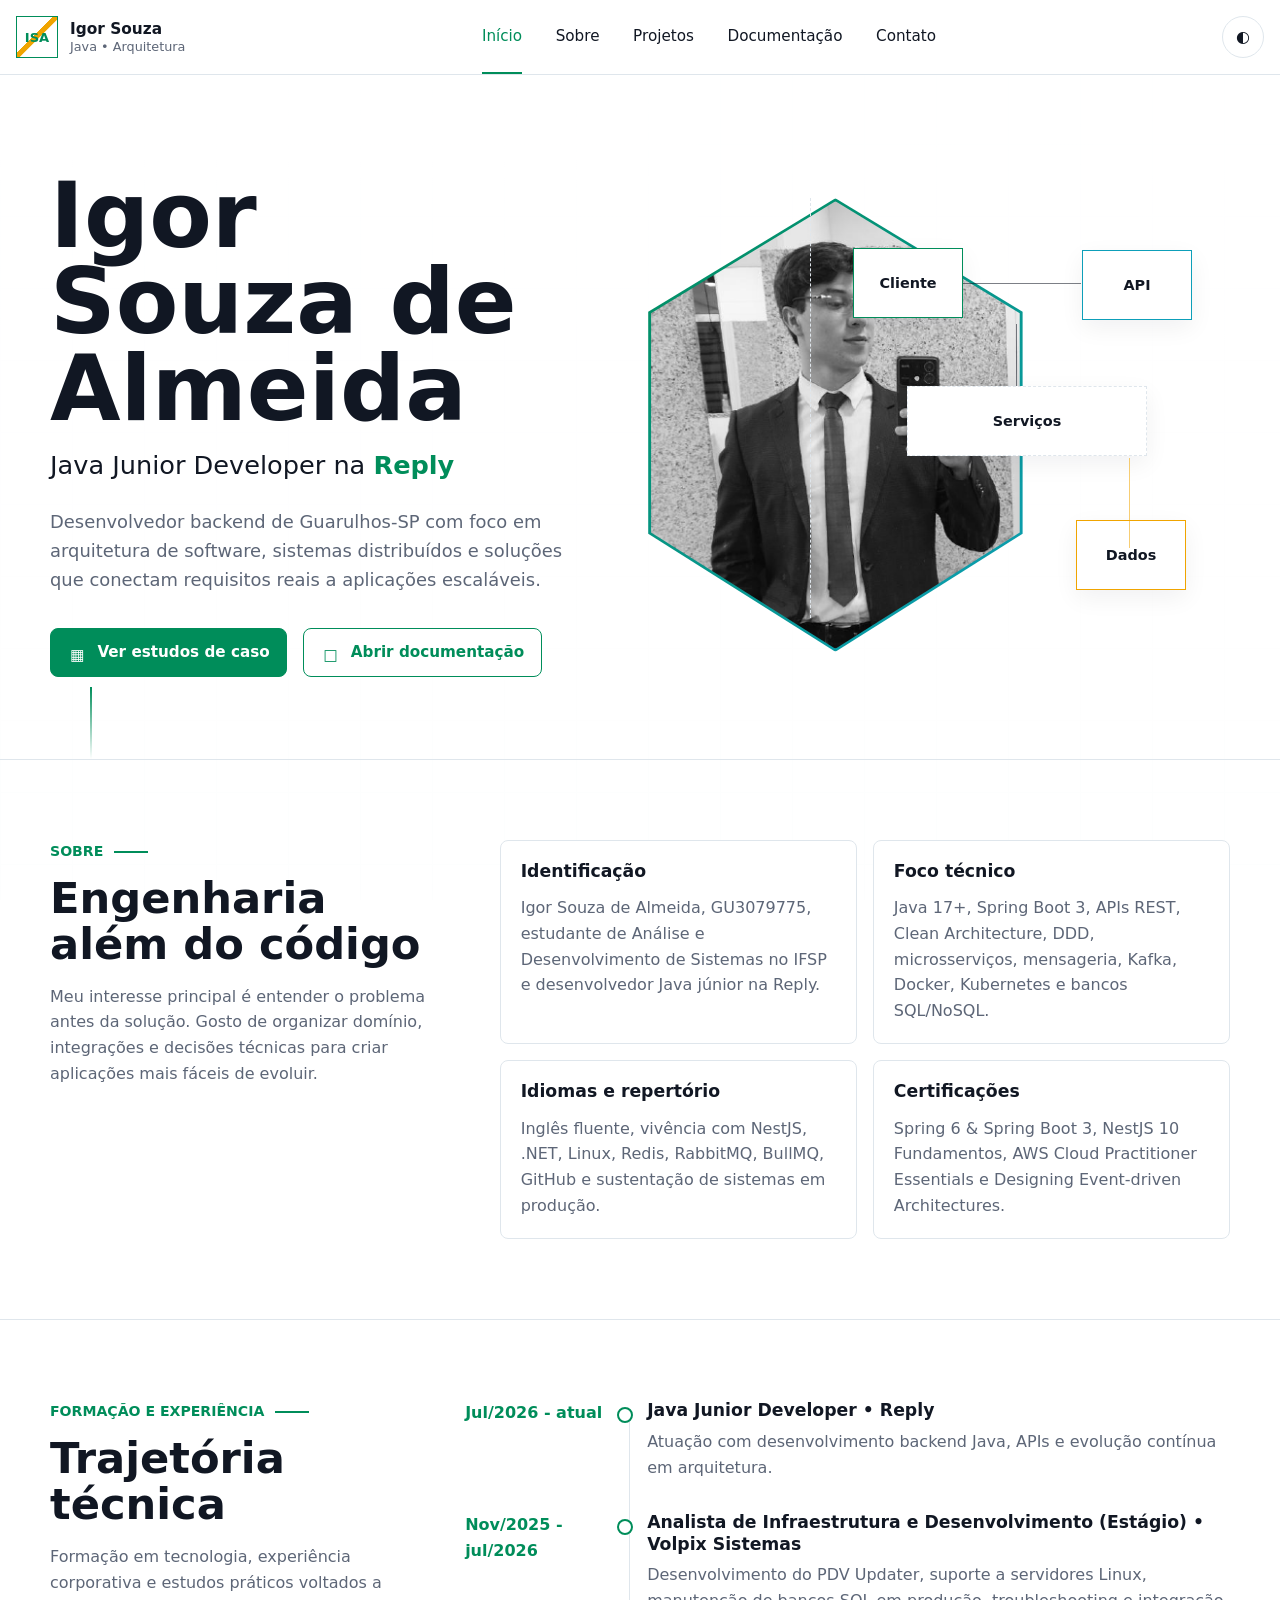
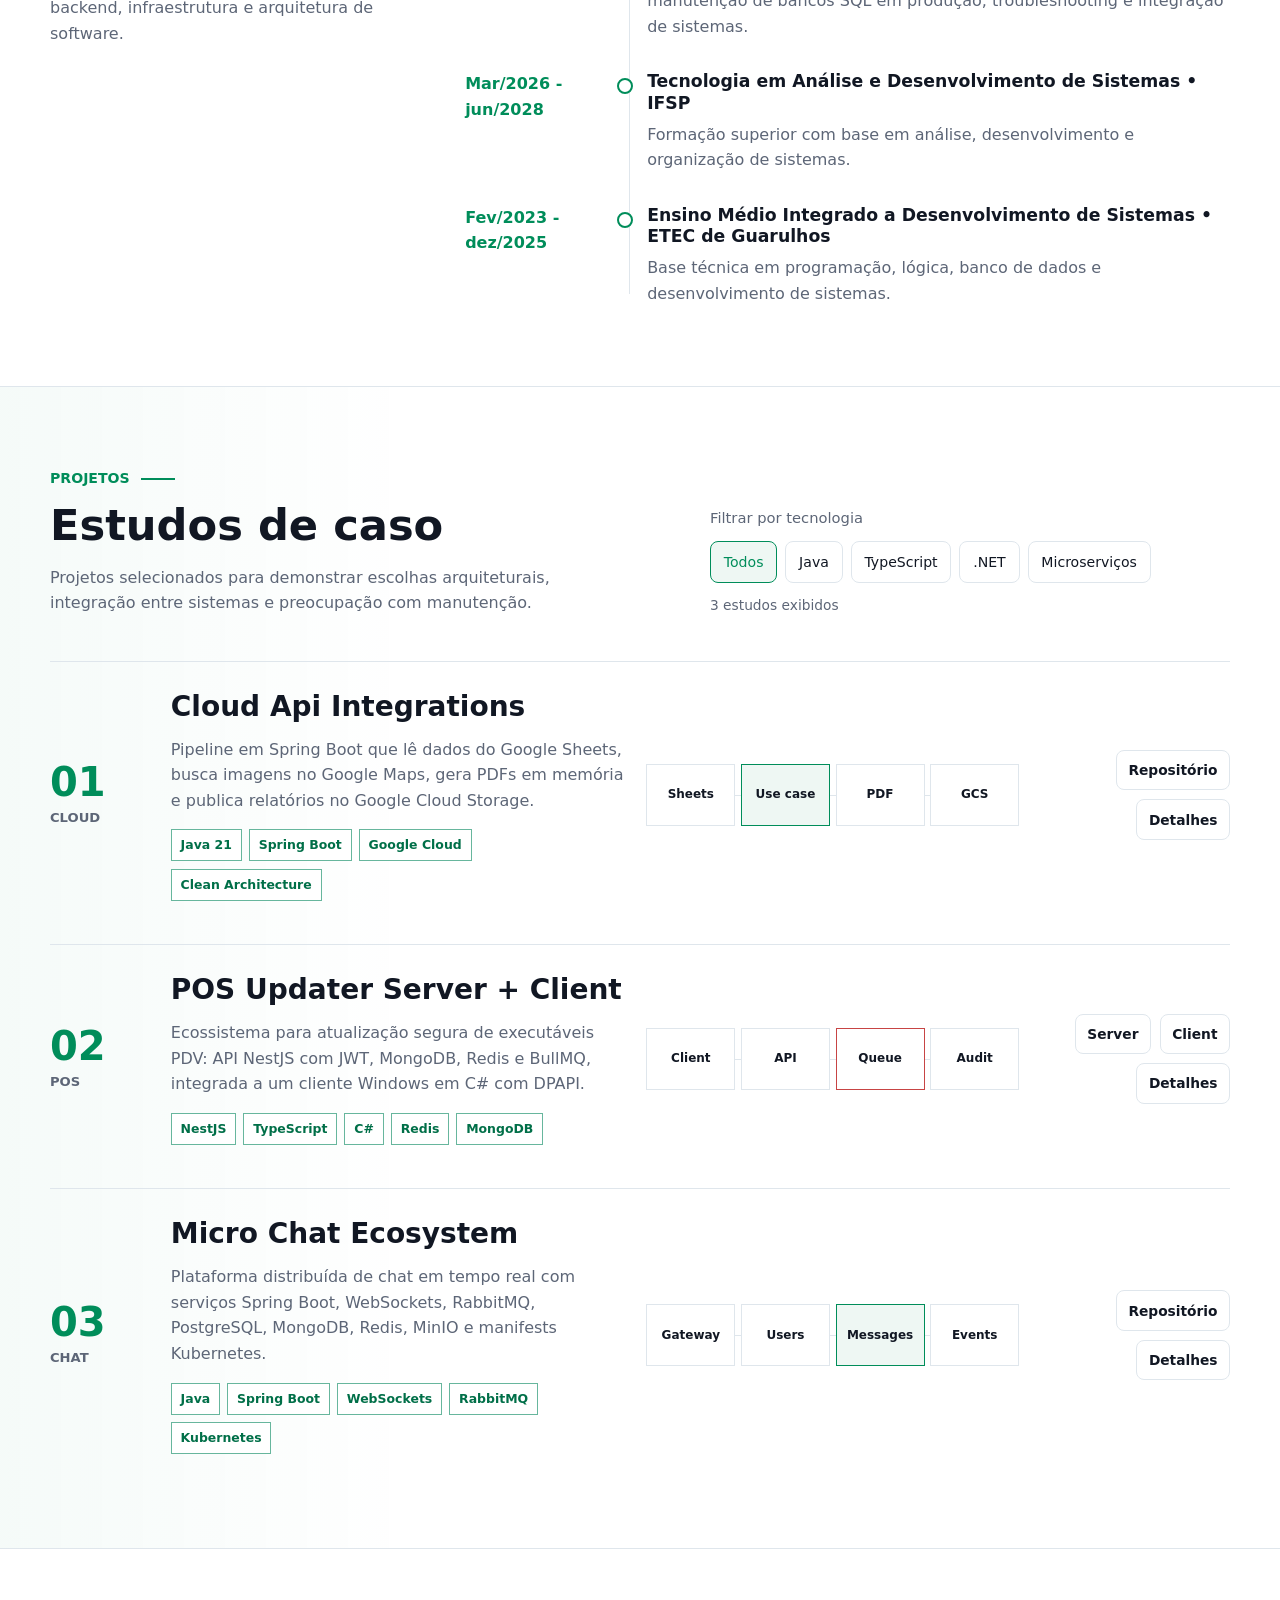
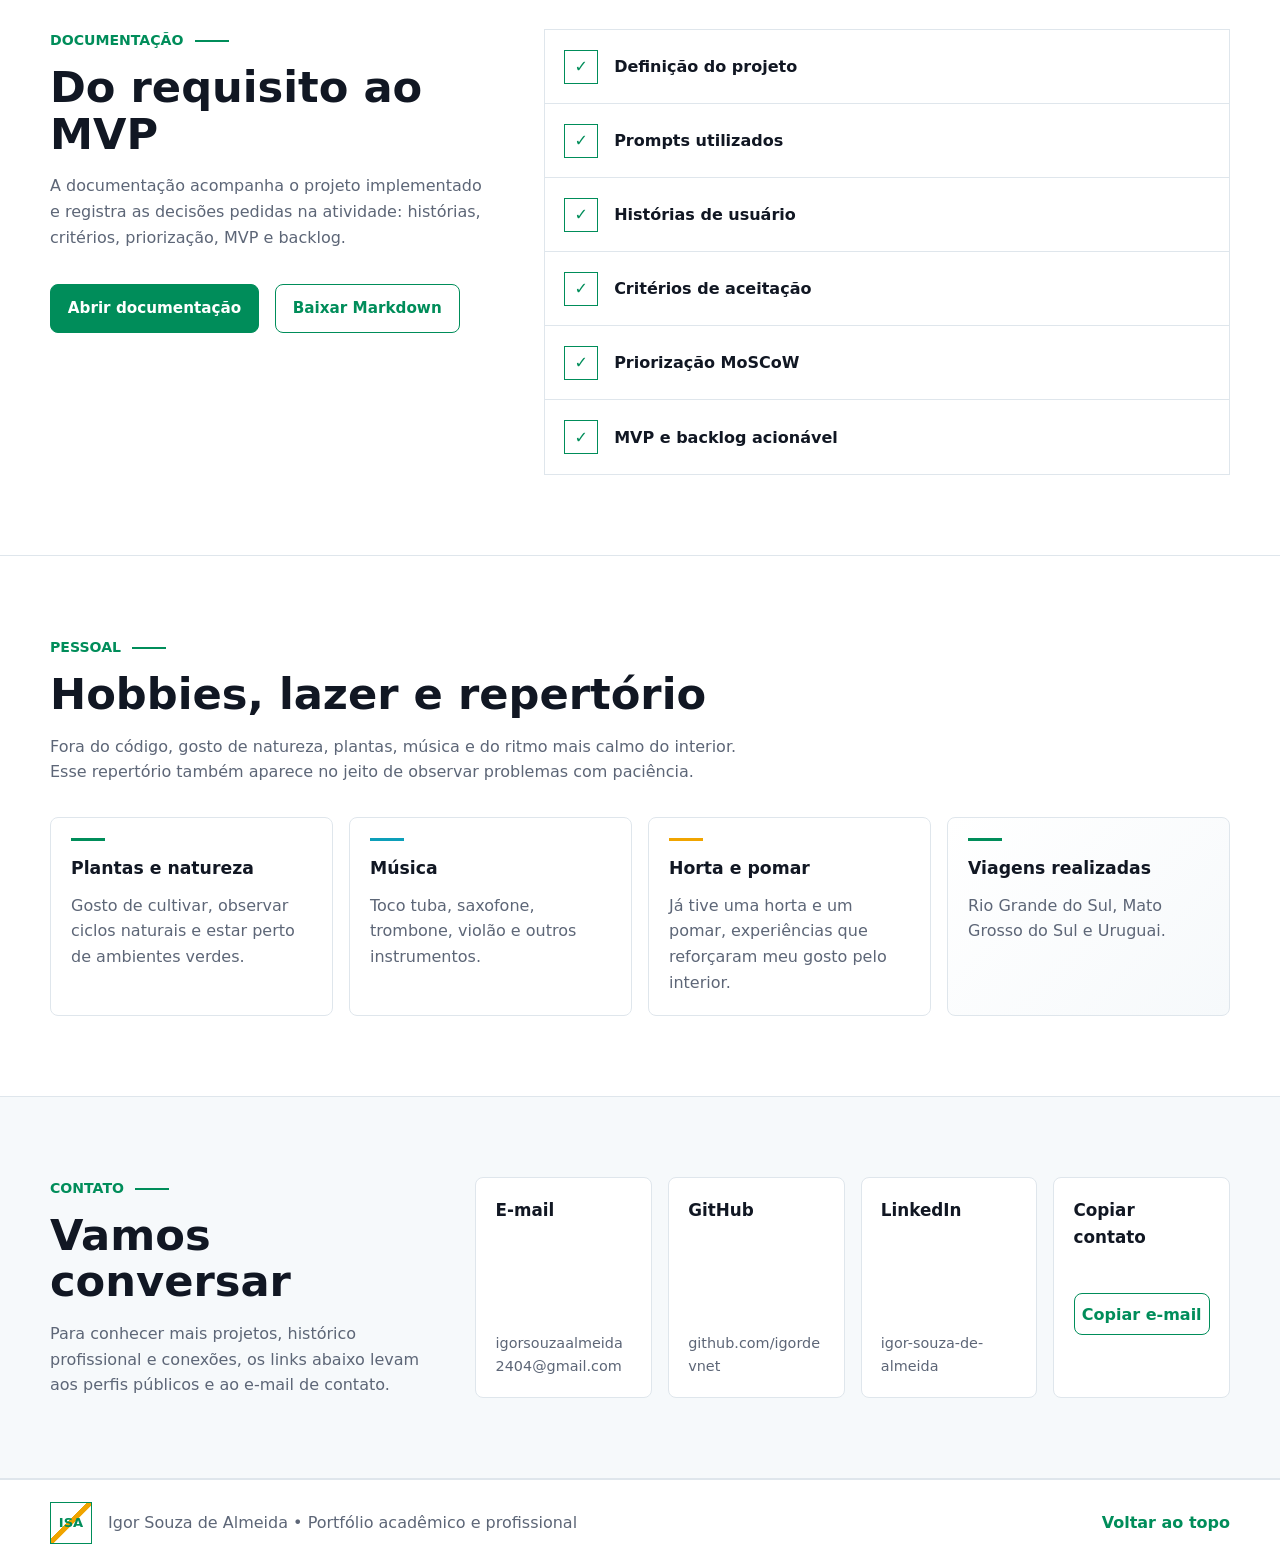
<file: index.html>
<!DOCTYPE html>
<html lang="pt-BR">
  <head>
    <meta charset="UTF-8" />
    <meta name="viewport" content="width=device-width, initial-scale=1.0" />
    <meta
      name="description"
      content="Portfólio acadêmico e profissional de Igor Souza de Almeida, Java Junior Developer na Reply com foco em arquitetura de software."
    />
    <title>Igor Souza de Almeida | Portfólio</title>
    <link rel="stylesheet" href="css/style.css" />
  </head>
  <body>
    <a class="skip-link" href="#conteudo">Pular para o conteúdo</a>

    <header class="site-header" data-header>
      <nav class="nav-shell" aria-label="Navegação principal">
        <a class="brand" href="#inicio" aria-label="Igor Souza de Almeida">
          <span class="brand-mark" aria-hidden="true">ISA</span>
          <span class="brand-text">
            <strong>Igor Souza</strong>
            <small>Java • Arquitetura</small>
          </span>
        </a>

        <button class="nav-toggle" type="button" aria-expanded="false" aria-controls="menu-principal">
          <span class="sr-only">Abrir menu</span>
          <span></span>
          <span></span>
          <span></span>
        </button>

        <div class="nav-links" id="menu-principal">
          <a href="#inicio">Início</a>
          <a href="#sobre">Sobre</a>
          <a href="#projetos">Projetos</a>
          <a href="#documentacao">Documentação</a>
          <a href="#contato">Contato</a>
        </div>

        <button class="icon-button" type="button" data-theme-toggle aria-label="Alternar tema">
          <span aria-hidden="true">◐</span>
        </button>
      </nav>
    </header>

    <main id="conteudo">
      <section class="hero section-band" id="inicio" aria-labelledby="hero-title">
        <div class="container hero-grid">
          <div class="hero-copy">
            <h1 id="hero-title">Igor Souza de Almeida</h1>
            <p class="role">Java Junior Developer na <strong>Reply</strong></p>
            <p class="lead">
              Desenvolvedor backend de Guarulhos-SP com foco em arquitetura de software, sistemas
              distribuídos e soluções que conectam requisitos reais a aplicações escaláveis.
            </p>
            <div class="hero-actions">
              <a class="button button-primary" href="#projetos">
                <span class="button-icon" aria-hidden="true">▦</span>
                Ver estudos de caso
              </a>
              <a class="button button-secondary" href="docs/documentacao.html">
                <span class="button-icon" aria-hidden="true">□</span>
                Abrir documentação
              </a>
            </div>
          </div>

          <div class="hero-visual" aria-label="Resumo visual de arquitetura">
            <div class="portrait-frame">
              <img src="assets/igor-github-avatar.png" alt="Foto de perfil de Igor Souza de Almeida" />
            </div>
            <div class="architecture-map" aria-hidden="true">
              <div class="map-node node-client">Cliente</div>
              <div class="map-node node-api">API</div>
              <div class="map-node node-service">Serviços</div>
              <div class="map-node node-data">Dados</div>
              <div class="map-line line-a"></div>
              <div class="map-line line-b"></div>
              <div class="map-line line-c"></div>
            </div>
          </div>
        </div>
      </section>

      <section class="section-band" id="sobre" aria-labelledby="sobre-title">
        <div class="container split-section">
          <div class="section-intro">
            <p class="section-label">Sobre</p>
            <h2 id="sobre-title">Engenharia além do código</h2>
            <p>
              Meu interesse principal é entender o problema antes da solução. Gosto de organizar
              domínio, integrações e decisões técnicas para criar aplicações mais fáceis de evoluir.
            </p>
          </div>

          <div class="about-grid">
            <article class="info-card">
              <h3>Identificação</h3>
              <p>
                Igor Souza de Almeida, GU3079775, estudante de Análise e Desenvolvimento de Sistemas
                no IFSP e desenvolvedor Java júnior na Reply.
              </p>
            </article>
            <article class="info-card">
              <h3>Foco técnico</h3>
              <p>
                Java 17+, Spring Boot 3, APIs REST, Clean Architecture, DDD, microsserviços,
                mensageria, Kafka, Docker, Kubernetes e bancos SQL/NoSQL.
              </p>
            </article>
            <article class="info-card">
              <h3>Idiomas e repertório</h3>
              <p>
                Inglês fluente, vivência com NestJS, .NET, Linux, Redis, RabbitMQ, BullMQ, GitHub e
                sustentação de sistemas em produção.
              </p>
            </article>
            <article class="info-card">
              <h3>Certificações</h3>
              <p>
                Spring 6 & Spring Boot 3, NestJS 10 Fundamentos, AWS Cloud Practitioner Essentials
                e Designing Event-driven Architectures.
              </p>
            </article>
          </div>
        </div>
      </section>

      <section class="section-band" id="trajetoria" aria-labelledby="trajetoria-title">
        <div class="container timeline-layout">
          <div class="section-intro">
            <p class="section-label">Formação e experiência</p>
            <h2 id="trajetoria-title">Trajetória técnica</h2>
            <p>
              Formação em tecnologia, experiência corporativa e estudos práticos voltados a backend,
              infraestrutura e arquitetura de software.
            </p>
          </div>

          <ol class="timeline">
            <li>
              <span class="timeline-date">Jul/2026 - atual</span>
              <div>
                <h3>Java Junior Developer • Reply</h3>
                <p>Atuação com desenvolvimento backend Java, APIs e evolução contínua em arquitetura.</p>
              </div>
            </li>
            <li>
              <span class="timeline-date">Nov/2025 - jul/2026</span>
              <div>
                <h3>Analista de Infraestrutura e Desenvolvimento (Estágio) • Volpix Sistemas</h3>
                <p>
                  Desenvolvimento do PDV Updater, suporte a servidores Linux, manutenção de bancos SQL
                  em produção, troubleshooting e integração de sistemas.
                </p>
              </div>
            </li>
            <li>
              <span class="timeline-date">Mar/2026 - jun/2028</span>
              <div>
                <h3>Tecnologia em Análise e Desenvolvimento de Sistemas • IFSP</h3>
                <p>Formação superior com base em análise, desenvolvimento e organização de sistemas.</p>
              </div>
            </li>
            <li>
              <span class="timeline-date">Fev/2023 - dez/2025</span>
              <div>
                <h3>Ensino Médio Integrado a Desenvolvimento de Sistemas • ETEC de Guarulhos</h3>
                <p>Base técnica em programação, lógica, banco de dados e desenvolvimento de sistemas.</p>
              </div>
            </li>
          </ol>
        </div>
      </section>

      <section class="section-band projects-section" id="projetos" aria-labelledby="projetos-title">
        <div class="container">
          <div class="projects-header">
            <div class="section-intro">
              <p class="section-label">Projetos</p>
              <h2 id="projetos-title">Estudos de caso</h2>
              <p>
                Projetos selecionados para demonstrar escolhas arquiteturais, integração entre
                sistemas e preocupação com manutenção.
              </p>
            </div>

            <div class="filter-panel" aria-label="Filtrar estudos de caso">
              <p>Filtrar por tecnologia</p>
              <div class="filter-actions">
                <button class="filter-button is-active" type="button" data-filter="all">Todos</button>
                <button class="filter-button" type="button" data-filter="java">Java</button>
                <button class="filter-button" type="button" data-filter="typescript">TypeScript</button>
                <button class="filter-button" type="button" data-filter="dotnet">.NET</button>
                <button class="filter-button" type="button" data-filter="microservices">Microserviços</button>
              </div>
              <span class="result-count" data-result-count>3 estudos exibidos</span>
            </div>
          </div>

          <div class="case-list" data-project-list>
            <article class="case-item" data-project-card data-tags="java cloud clean-architecture">
              <div class="case-index">
                <strong>01</strong>
                <span>Cloud</span>
              </div>
              <div class="case-content">
                <h3>Cloud Api Integrations</h3>
                <p>
                  Pipeline em Spring Boot que lê dados do Google Sheets, busca imagens no Google
                  Maps, gera PDFs em memória e publica relatórios no Google Cloud Storage.
                </p>
                <ul class="tag-list" aria-label="Tecnologias do projeto">
                  <li>Java 21</li>
                  <li>Spring Boot</li>
                  <li>Google Cloud</li>
                  <li>Clean Architecture</li>
                </ul>
              </div>
              <div class="case-diagram cloud-diagram" aria-hidden="true">
                <span>Sheets</span>
                <span>Use case</span>
                <span>PDF</span>
                <span>GCS</span>
              </div>
              <div class="case-actions">
                <a href="https://github.com/igordevnet/Cloud-Api-Integrations" target="_blank" rel="noreferrer">
                  Repositório
                </a>
                <button type="button" data-open-project="cloud">Detalhes</button>
              </div>
            </article>

            <article class="case-item" data-project-card data-tags="typescript dotnet redis mongodb">
              <div class="case-index">
                <strong>02</strong>
                <span>POS</span>
              </div>
              <div class="case-content">
                <h3>POS Updater Server + Client</h3>
                <p>
                  Ecossistema para atualização segura de executáveis PDV: API NestJS com JWT,
                  MongoDB, Redis e BullMQ, integrada a um cliente Windows em C# com DPAPI.
                </p>
                <ul class="tag-list" aria-label="Tecnologias do projeto">
                  <li>NestJS</li>
                  <li>TypeScript</li>
                  <li>C#</li>
                  <li>Redis</li>
                  <li>MongoDB</li>
                </ul>
              </div>
              <div class="case-diagram pos-diagram" aria-hidden="true">
                <span>Client</span>
                <span>API</span>
                <span>Queue</span>
                <span>Audit</span>
              </div>
              <div class="case-actions">
                <a href="https://github.com/igordevnet/pos-updater-server" target="_blank" rel="noreferrer">
                  Server
                </a>
                <a href="https://github.com/igordevnet/pos-updater-client" target="_blank" rel="noreferrer">
                  Client
                </a>
                <button type="button" data-open-project="pos">Detalhes</button>
              </div>
            </article>

            <article class="case-item" data-project-card data-tags="java microservices rabbitmq kubernetes mongodb">
              <div class="case-index">
                <strong>03</strong>
                <span>Chat</span>
              </div>
              <div class="case-content">
                <h3>Micro Chat Ecosystem</h3>
                <p>
                  Plataforma distribuída de chat em tempo real com serviços Spring Boot,
                  WebSockets, RabbitMQ, PostgreSQL, MongoDB, Redis, MinIO e manifests Kubernetes.
                </p>
                <ul class="tag-list" aria-label="Tecnologias do projeto">
                  <li>Java</li>
                  <li>Spring Boot</li>
                  <li>WebSockets</li>
                  <li>RabbitMQ</li>
                  <li>Kubernetes</li>
                </ul>
              </div>
              <div class="case-diagram chat-diagram" aria-hidden="true">
                <span>Gateway</span>
                <span>Users</span>
                <span>Messages</span>
                <span>Events</span>
              </div>
              <div class="case-actions">
                <a href="https://github.com/igordevnet/micro-chat-ecosystem" target="_blank" rel="noreferrer">
                  Repositório
                </a>
                <button type="button" data-open-project="microchat">Detalhes</button>
              </div>
            </article>
          </div>
        </div>
      </section>

      <section class="section-band" id="documentacao" aria-labelledby="documentacao-title">
        <div class="container docs-layout">
          <div class="section-intro">
            <p class="section-label">Documentação</p>
            <h2 id="documentacao-title">Do requisito ao MVP</h2>
            <p>
              A documentação acompanha o projeto implementado e registra as decisões pedidas na
              atividade: histórias, critérios, priorização, MVP e backlog.
            </p>
            <div class="doc-actions">
              <a class="button button-primary" href="docs/documentacao.html">Abrir documentação</a>
              <a class="button button-secondary" href="docs/documentacao.md" download>Baixar Markdown</a>
            </div>
          </div>

          <ul class="docs-checklist" aria-label="Itens documentados">
            <li><span></span>Definição do projeto</li>
            <li><span></span>Prompts utilizados</li>
            <li><span></span>Histórias de usuário</li>
            <li><span></span>Critérios de aceitação</li>
            <li><span></span>Priorização MoSCoW</li>
            <li><span></span>MVP e backlog acionável</li>
          </ul>
        </div>
      </section>

      <section class="section-band personal-section" aria-labelledby="pessoal-title">
        <div class="container">
          <div class="section-intro narrow">
            <p class="section-label">Pessoal</p>
            <h2 id="pessoal-title">Hobbies, lazer e repertório</h2>
            <p>
              Fora do código, gosto de natureza, plantas, música e do ritmo mais calmo do interior.
              Esse repertório também aparece no jeito de observar problemas com paciência.
            </p>
          </div>

          <div class="personal-grid">
            <article class="personal-item">
              <h3>Plantas e natureza</h3>
              <p>Gosto de cultivar, observar ciclos naturais e estar perto de ambientes verdes.</p>
            </article>
            <article class="personal-item">
              <h3>Música</h3>
              <p>Toco tuba, saxofone, trombone, violão e outros instrumentos.</p>
            </article>
            <article class="personal-item">
              <h3>Horta e pomar</h3>
              <p>Já tive uma horta e um pomar, experiências que reforçaram meu gosto pelo interior.</p>
            </article>
            <article class="personal-item muted-item">
              <h3>Viagens realizadas</h3>
              <p>Rio Grande do Sul, Mato Grosso do Sul e Uruguai.</p>
            </article>
          </div>
        </div>
      </section>

      <section class="section-band contact-section" id="contato" aria-labelledby="contato-title">
        <div class="container contact-grid">
          <div class="section-intro">
            <p class="section-label">Contato</p>
            <h2 id="contato-title">Vamos conversar</h2>
            <p>
              Para conhecer mais projetos, histórico profissional e conexões, os links abaixo levam
              aos perfis públicos e ao e-mail de contato.
            </p>
          </div>

          <div class="contact-actions">
            <a class="contact-card" href="mailto:igorsouzaalmeida2404@gmail.com">
              <strong>E-mail</strong>
              <span>igorsouzaalmeida2404@gmail.com</span>
            </a>
            <a class="contact-card" href="https://github.com/igordevnet?tab=repositories" target="_blank" rel="noreferrer">
              <strong>GitHub</strong>
              <span>github.com/igordevnet</span>
            </a>
            <a
              class="contact-card"
              href="https://www.linkedin.com/in/igor-souza-de-almeida-1857b02b8/?locale=en"
              target="_blank"
              rel="noreferrer"
            >
              <strong>LinkedIn</strong>
              <span>igor-souza-de-almeida</span>
            </a>
            <div class="copy-card">
              <strong>Copiar contato</strong>
              <button type="button" data-copy-contact>Copiar e-mail</button>
              <span class="copy-status" data-copy-status aria-live="polite"></span>
            </div>
          </div>
        </div>
      </section>
    </main>

    <footer class="site-footer">
      <div class="container footer-grid">
        <span class="brand-mark" aria-hidden="true">ISA</span>
        <p>Igor Souza de Almeida • Portfólio acadêmico e profissional</p>
        <a href="#inicio">Voltar ao topo</a>
      </div>
    </footer>

    <div class="modal-backdrop" data-modal hidden>
      <section class="project-modal" role="dialog" aria-modal="true" aria-labelledby="modal-title">
        <button class="modal-close" type="button" data-close-modal aria-label="Fechar detalhes">×</button>
        <p class="section-label" data-modal-label>Estudo de caso</p>
        <h2 id="modal-title" data-modal-title></h2>
        <p data-modal-description></p>
        <div class="modal-columns">
          <div>
            <h3>Decisões arquiteturais</h3>
            <ul data-modal-decisions></ul>
          </div>
          <div>
            <h3>Aprendizados</h3>
            <ul data-modal-learning></ul>
          </div>
        </div>
        <a class="button button-primary" data-modal-link href="https://github.com/igordevnet" target="_blank" rel="noreferrer">
          Abrir repositório
        </a>
      </section>
    </div>

    <script src="js/script.js"></script>
  </body>
</html>
</file>
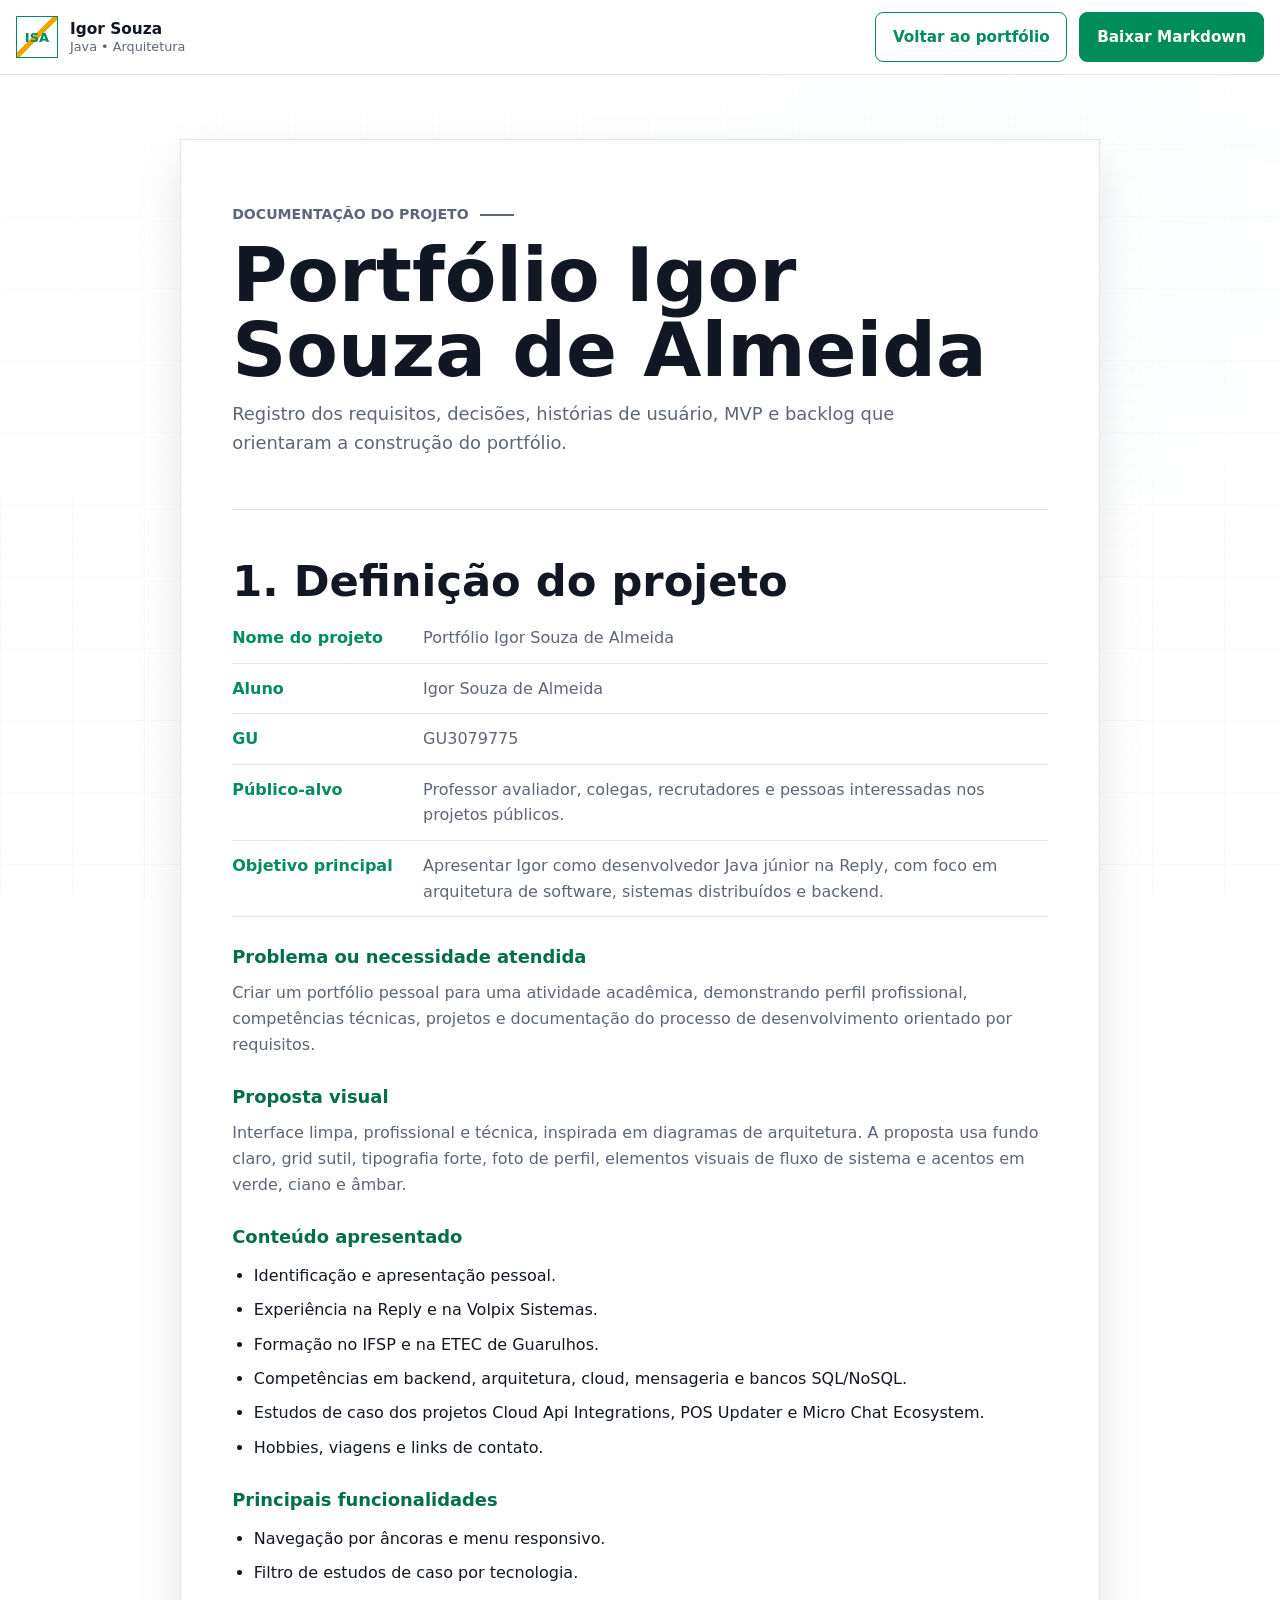
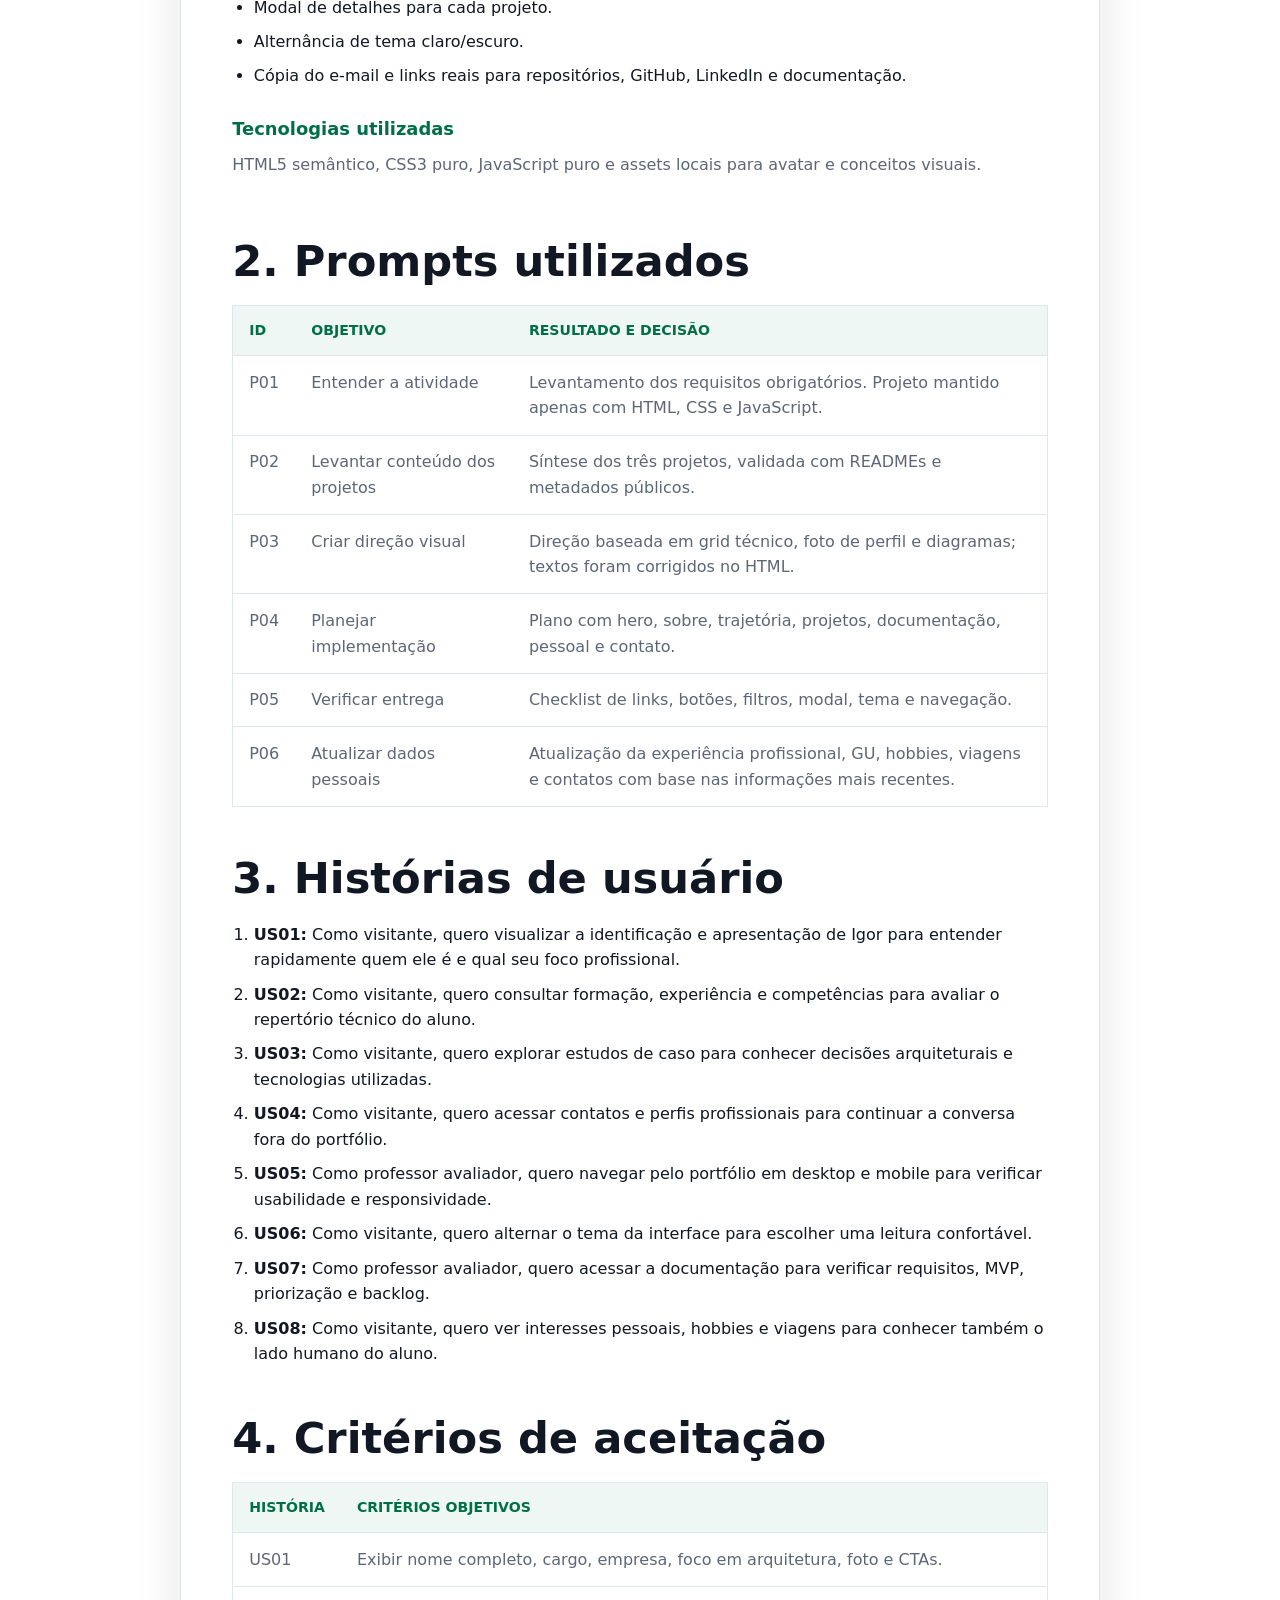
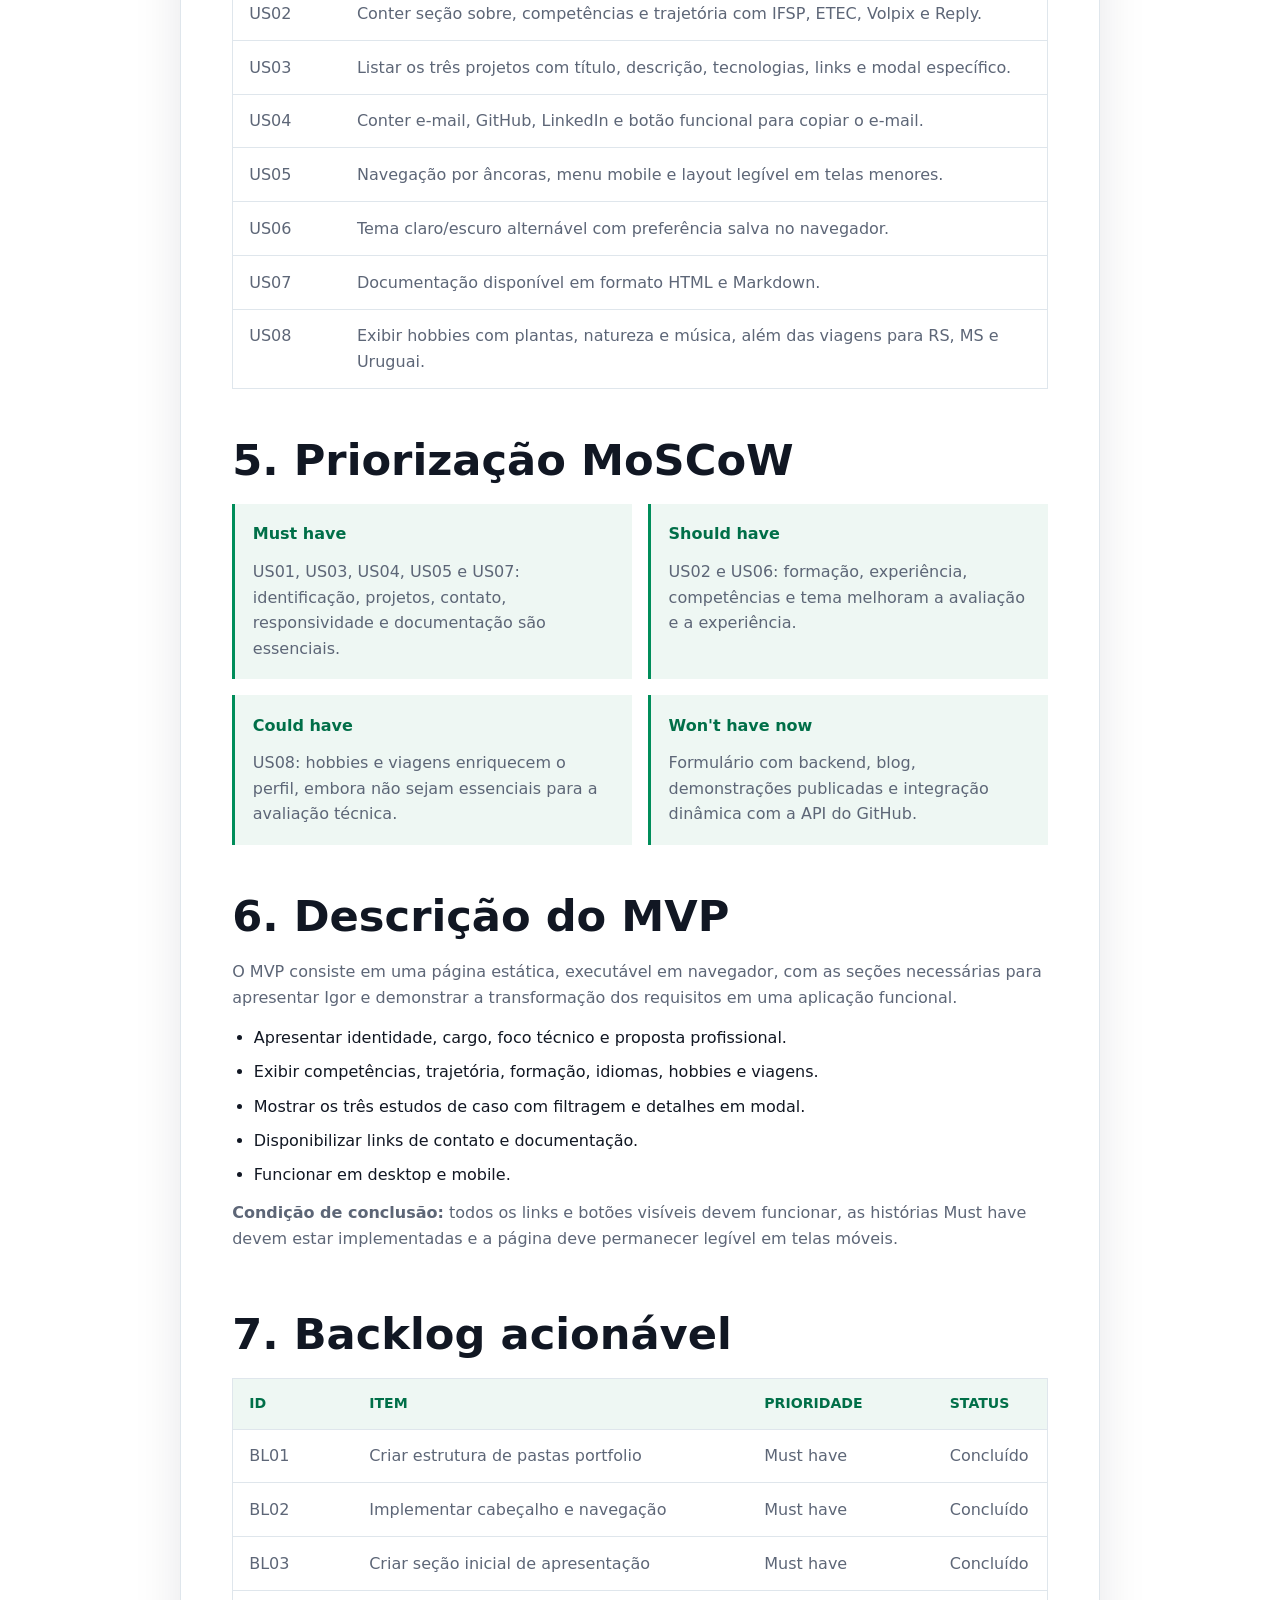
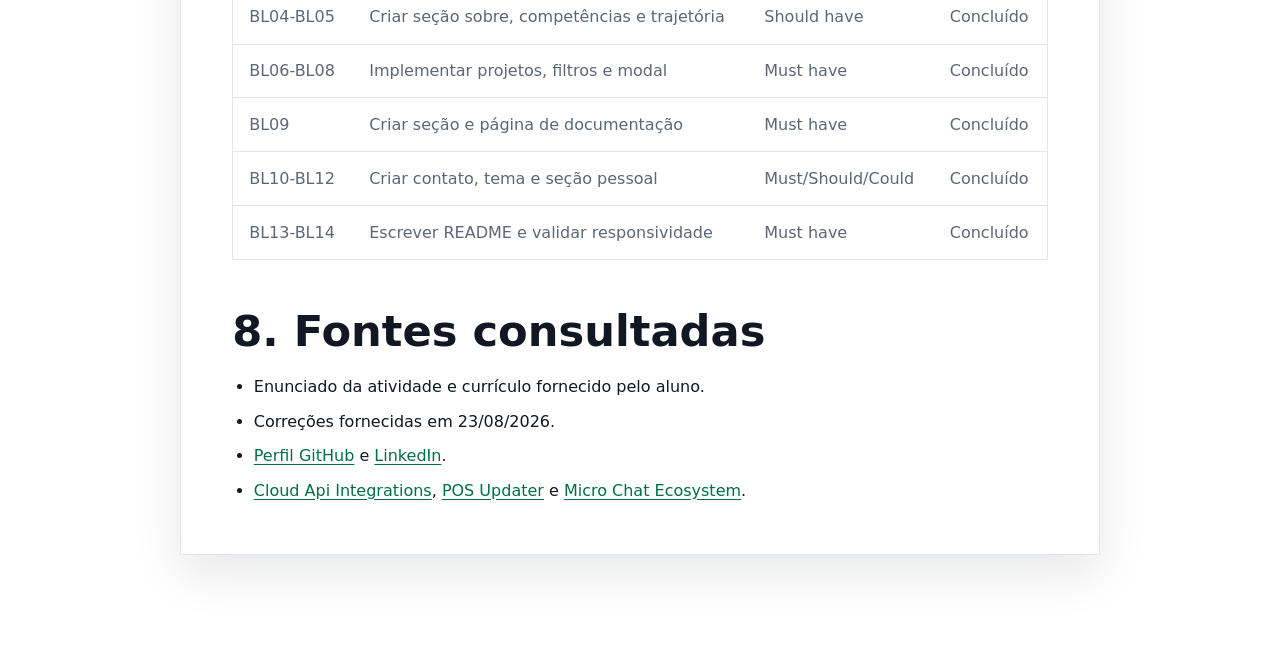
<file: docs/documentacao.html>
<!DOCTYPE html>
<html lang="pt-BR">
  <head>
    <meta charset="UTF-8" />
    <meta name="viewport" content="width=device-width, initial-scale=1.0" />
    <meta name="description" content="Documentação do projeto Portfólio Igor Souza de Almeida." />
    <title>Documentação | Igor Souza de Almeida</title>
    <link rel="stylesheet" href="../css/style.css" />
  </head>
  <body class="documentation-page">
    <header class="site-header">
      <nav class="nav-shell" aria-label="Navegação da documentação">
        <a class="brand" href="../index.html#inicio" aria-label="Voltar ao portfólio">
          <span class="brand-mark" aria-hidden="true">ISA</span>
          <span class="brand-text">
            <strong>Igor Souza</strong>
            <small>Java • Arquitetura</small>
          </span>
        </a>
        <div class="doc-nav-actions">
          <a class="button button-secondary" href="../index.html#documentacao">Voltar ao portfólio</a>
          <a class="button button-primary" href="documentacao.md" download>Baixar Markdown</a>
        </div>
      </nav>
    </header>

    <main class="documentation-main">
      <article class="documentation-content">
        <header class="documentation-heading">
          <p class="section-label">Documentação do projeto</p>
          <h1>Portfólio Igor Souza de Almeida</h1>
          <p class="documentation-lead">
            Registro dos requisitos, decisões, histórias de usuário, MVP e backlog que orientaram a
            construção do portfólio.
          </p>
        </header>

        <section>
          <h2>1. Definição do projeto</h2>
          <dl class="documentation-facts">
            <div><dt>Nome do projeto</dt><dd>Portfólio Igor Souza de Almeida</dd></div>
            <div><dt>Aluno</dt><dd>Igor Souza de Almeida</dd></div>
            <div><dt>GU</dt><dd>GU3079775</dd></div>
            <div><dt>Público-alvo</dt><dd>Professor avaliador, colegas, recrutadores e pessoas interessadas nos projetos públicos.</dd></div>
            <div><dt>Objetivo principal</dt><dd>Apresentar Igor como desenvolvedor Java júnior na Reply, com foco em arquitetura de software, sistemas distribuídos e backend.</dd></div>
          </dl>
          <h3>Problema ou necessidade atendida</h3>
          <p>Criar um portfólio pessoal para uma atividade acadêmica, demonstrando perfil profissional, competências técnicas, projetos e documentação do processo de desenvolvimento orientado por requisitos.</p>
          <h3>Proposta visual</h3>
          <p>Interface limpa, profissional e técnica, inspirada em diagramas de arquitetura. A proposta usa fundo claro, grid sutil, tipografia forte, foto de perfil, elementos visuais de fluxo de sistema e acentos em verde, ciano e âmbar.</p>
          <h3>Conteúdo apresentado</h3>
          <ul>
            <li>Identificação e apresentação pessoal.</li>
            <li>Experiência na Reply e na Volpix Sistemas.</li>
            <li>Formação no IFSP e na ETEC de Guarulhos.</li>
            <li>Competências em backend, arquitetura, cloud, mensageria e bancos SQL/NoSQL.</li>
            <li>Estudos de caso dos projetos Cloud Api Integrations, POS Updater e Micro Chat Ecosystem.</li>
            <li>Hobbies, viagens e links de contato.</li>
          </ul>
          <h3>Principais funcionalidades</h3>
          <ul>
            <li>Navegação por âncoras e menu responsivo.</li>
            <li>Filtro de estudos de caso por tecnologia.</li>
            <li>Modal de detalhes para cada projeto.</li>
            <li>Alternância de tema claro/escuro.</li>
            <li>Cópia do e-mail e links reais para repositórios, GitHub, LinkedIn e documentação.</li>
          </ul>
          <h3>Tecnologias utilizadas</h3>
          <p>HTML5 semântico, CSS3 puro, JavaScript puro e assets locais para avatar e conceitos visuais.</p>
        </section>

        <section>
          <h2>2. Prompts utilizados</h2>
          <div class="documentation-table-wrap">
            <table>
              <thead><tr><th>ID</th><th>Objetivo</th><th>Resultado e decisão</th></tr></thead>
              <tbody>
                <tr><td>P01</td><td>Entender a atividade</td><td>Levantamento dos requisitos obrigatórios. Projeto mantido apenas com HTML, CSS e JavaScript.</td></tr>
                <tr><td>P02</td><td>Levantar conteúdo dos projetos</td><td>Síntese dos três projetos, validada com READMEs e metadados públicos.</td></tr>
                <tr><td>P03</td><td>Criar direção visual</td><td>Direção baseada em grid técnico, foto de perfil e diagramas; textos foram corrigidos no HTML.</td></tr>
                <tr><td>P04</td><td>Planejar implementação</td><td>Plano com hero, sobre, trajetória, projetos, documentação, pessoal e contato.</td></tr>
                <tr><td>P05</td><td>Verificar entrega</td><td>Checklist de links, botões, filtros, modal, tema e navegação.</td></tr>
                <tr><td>P06</td><td>Atualizar dados pessoais</td><td>Atualização da experiência profissional, GU, hobbies, viagens e contatos com base nas informações mais recentes.</td></tr>
              </tbody>
            </table>
          </div>
        </section>

        <section>
          <h2>3. Histórias de usuário</h2>
          <ol class="documentation-list">
            <li><strong>US01:</strong> Como visitante, quero visualizar a identificação e apresentação de Igor para entender rapidamente quem ele é e qual seu foco profissional.</li>
            <li><strong>US02:</strong> Como visitante, quero consultar formação, experiência e competências para avaliar o repertório técnico do aluno.</li>
            <li><strong>US03:</strong> Como visitante, quero explorar estudos de caso para conhecer decisões arquiteturais e tecnologias utilizadas.</li>
            <li><strong>US04:</strong> Como visitante, quero acessar contatos e perfis profissionais para continuar a conversa fora do portfólio.</li>
            <li><strong>US05:</strong> Como professor avaliador, quero navegar pelo portfólio em desktop e mobile para verificar usabilidade e responsividade.</li>
            <li><strong>US06:</strong> Como visitante, quero alternar o tema da interface para escolher uma leitura confortável.</li>
            <li><strong>US07:</strong> Como professor avaliador, quero acessar a documentação para verificar requisitos, MVP, priorização e backlog.</li>
            <li><strong>US08:</strong> Como visitante, quero ver interesses pessoais, hobbies e viagens para conhecer também o lado humano do aluno.</li>
          </ol>
        </section>

        <section>
          <h2>4. Critérios de aceitação</h2>
          <div class="documentation-table-wrap">
            <table>
              <thead><tr><th>História</th><th>Critérios objetivos</th></tr></thead>
              <tbody>
                <tr><td>US01</td><td>Exibir nome completo, cargo, empresa, foco em arquitetura, foto e CTAs.</td></tr>
                <tr><td>US02</td><td>Conter seção sobre, competências e trajetória com IFSP, ETEC, Volpix e Reply.</td></tr>
                <tr><td>US03</td><td>Listar os três projetos com título, descrição, tecnologias, links e modal específico.</td></tr>
                <tr><td>US04</td><td>Conter e-mail, GitHub, LinkedIn e botão funcional para copiar o e-mail.</td></tr>
                <tr><td>US05</td><td>Navegação por âncoras, menu mobile e layout legível em telas menores.</td></tr>
                <tr><td>US06</td><td>Tema claro/escuro alternável com preferência salva no navegador.</td></tr>
                <tr><td>US07</td><td>Documentação disponível em formato HTML e Markdown.</td></tr>
                <tr><td>US08</td><td>Exibir hobbies com plantas, natureza e música, além das viagens para RS, MS e Uruguai.</td></tr>
              </tbody>
            </table>
          </div>
        </section>

        <section>
          <h2>5. Priorização MoSCoW</h2>
          <div class="priority-grid">
            <article><strong>Must have</strong><p>US01, US03, US04, US05 e US07: identificação, projetos, contato, responsividade e documentação são essenciais.</p></article>
            <article><strong>Should have</strong><p>US02 e US06: formação, experiência, competências e tema melhoram a avaliação e a experiência.</p></article>
            <article><strong>Could have</strong><p>US08: hobbies e viagens enriquecem o perfil, embora não sejam essenciais para a avaliação técnica.</p></article>
            <article><strong>Won't have now</strong><p>Formulário com backend, blog, demonstrações publicadas e integração dinâmica com a API do GitHub.</p></article>
          </div>
        </section>

        <section>
          <h2>6. Descrição do MVP</h2>
          <p>O MVP consiste em uma página estática, executável em navegador, com as seções necessárias para apresentar Igor e demonstrar a transformação dos requisitos em uma aplicação funcional.</p>
          <ul>
            <li>Apresentar identidade, cargo, foco técnico e proposta profissional.</li>
            <li>Exibir competências, trajetória, formação, idiomas, hobbies e viagens.</li>
            <li>Mostrar os três estudos de caso com filtragem e detalhes em modal.</li>
            <li>Disponibilizar links de contato e documentação.</li>
            <li>Funcionar em desktop e mobile.</li>
          </ul>
          <p><strong>Condição de conclusão:</strong> todos os links e botões visíveis devem funcionar, as histórias Must have devem estar implementadas e a página deve permanecer legível em telas móveis.</p>
        </section>

        <section>
          <h2>7. Backlog acionável</h2>
          <div class="documentation-table-wrap">
            <table>
              <thead><tr><th>ID</th><th>Item</th><th>Prioridade</th><th>Status</th></tr></thead>
              <tbody>
                <tr><td>BL01</td><td>Criar estrutura de pastas portfolio</td><td>Must have</td><td>Concluído</td></tr>
                <tr><td>BL02</td><td>Implementar cabeçalho e navegação</td><td>Must have</td><td>Concluído</td></tr>
                <tr><td>BL03</td><td>Criar seção inicial de apresentação</td><td>Must have</td><td>Concluído</td></tr>
                <tr><td>BL04-BL05</td><td>Criar seção sobre, competências e trajetória</td><td>Should have</td><td>Concluído</td></tr>
                <tr><td>BL06-BL08</td><td>Implementar projetos, filtros e modal</td><td>Must have</td><td>Concluído</td></tr>
                <tr><td>BL09</td><td>Criar seção e página de documentação</td><td>Must have</td><td>Concluído</td></tr>
                <tr><td>BL10-BL12</td><td>Criar contato, tema e seção pessoal</td><td>Must/Should/Could</td><td>Concluído</td></tr>
                <tr><td>BL13-BL14</td><td>Escrever README e validar responsividade</td><td>Must have</td><td>Concluído</td></tr>
              </tbody>
            </table>
          </div>
        </section>

        <section>
          <h2>8. Fontes consultadas</h2>
          <ul>
            <li>Enunciado da atividade e currículo fornecido pelo aluno.</li>
            <li>Correções fornecidas em 23/08/2026.</li>
            <li><a href="https://github.com/igordevnet" target="_blank" rel="noreferrer">Perfil GitHub</a> e <a href="https://www.linkedin.com/in/igor-souza-de-almeida-1857b02b8/?locale=en" target="_blank" rel="noreferrer">LinkedIn</a>.</li>
            <li><a href="https://github.com/igordevnet/Cloud-Api-Integrations" target="_blank" rel="noreferrer">Cloud Api Integrations</a>, <a href="https://github.com/igordevnet/pos-updater-server" target="_blank" rel="noreferrer">POS Updater</a> e <a href="https://github.com/igordevnet/micro-chat-ecosystem" target="_blank" rel="noreferrer">Micro Chat Ecosystem</a>.</li>
          </ul>
        </section>
      </article>
    </main>

    <script>
      const savedTheme = localStorage.getItem("portfolio-theme");
      if (savedTheme) document.body.dataset.theme = savedTheme;
    </script>
  </body>
</html>
</file>
<file: css/style.css>
:root {
  --bg: #ffffff;
  --bg-soft: #f6f9fb;
  --surface: #ffffff;
  --surface-strong: #eef7f3;
  --text: #111723;
  --muted: #5d6677;
  --line: #dfe6ec;
  --green: #008d5a;
  --green-dark: #006f48;
  --cyan: #0d9fb9;
  --amber: #f0a400;
  --danger: #c74444;
  --shadow: 0 18px 45px rgba(17, 23, 35, 0.1);
  --radius: 8px;
  --container: 1180px;
}

[data-theme="dark"] {
  --bg: #101316;
  --bg-soft: #151b20;
  --surface: #171d22;
  --surface-strong: #11241f;
  --text: #edf2f7;
  --muted: #aeb8c4;
  --line: #2f3a42;
  --green: #26c485;
  --green-dark: #8be3bb;
  --cyan: #35bdd2;
  --amber: #ffc04d;
  --shadow: 0 18px 45px rgba(0, 0, 0, 0.25);
}

* {
  box-sizing: border-box;
}

html {
  scroll-behavior: smooth;
}

body {
  margin: 0;
  background:
    linear-gradient(var(--line) 1px, transparent 1px),
    linear-gradient(90deg, var(--line) 1px, transparent 1px),
    var(--bg);
  background-size: 72px 72px;
  background-attachment: fixed;
  color: var(--text);
  font-family:
    Inter, ui-sans-serif, system-ui, -apple-system, BlinkMacSystemFont, "Segoe UI", sans-serif;
  font-size: 16px;
  line-height: 1.6;
  letter-spacing: 0;
}

body::before {
  content: "";
  position: fixed;
  inset: 0;
  pointer-events: none;
  background:
    linear-gradient(180deg, rgba(255, 255, 255, 0.92), rgba(255, 255, 255, 0.72)),
    radial-gradient(circle at 78% 20%, rgba(13, 159, 185, 0.08), transparent 28rem);
  z-index: -1;
}

[data-theme="dark"] body::before,
body[data-theme="dark"]::before {
  background:
    linear-gradient(180deg, rgba(16, 19, 22, 0.9), rgba(16, 19, 22, 0.76)),
    radial-gradient(circle at 78% 20%, rgba(13, 159, 185, 0.08), transparent 28rem);
}

a {
  color: inherit;
  text-decoration: none;
}

img {
  display: block;
  max-width: 100%;
}

section[id],
main[id] {
  scroll-margin-top: 92px;
}

button,
a {
  -webkit-tap-highlight-color: transparent;
}

button {
  font: inherit;
}

.skip-link {
  position: fixed;
  left: 1rem;
  top: 1rem;
  z-index: 50;
  padding: 0.7rem 0.9rem;
  background: var(--text);
  color: var(--bg);
  transform: translateY(-150%);
  transition: transform 180ms ease;
}

.skip-link:focus {
  transform: translateY(0);
}

.sr-only {
  position: absolute;
  width: 1px;
  height: 1px;
  padding: 0;
  margin: -1px;
  overflow: hidden;
  clip: rect(0, 0, 0, 0);
  white-space: nowrap;
  border: 0;
}

.container {
  width: min(var(--container), calc(100% - 40px));
  margin-inline: auto;
}

.section-band {
  position: relative;
  border-bottom: 1px solid var(--line);
  background: rgba(255, 255, 255, 0.78);
}

[data-theme="dark"] .section-band {
  background: rgba(16, 19, 22, 0.8);
}

.site-header {
  position: sticky;
  top: 0;
  z-index: 40;
  border-bottom: 1px solid var(--line);
  background: rgba(255, 255, 255, 0.9);
  backdrop-filter: blur(16px);
}

[data-theme="dark"] .site-header {
  background: rgba(16, 19, 22, 0.9);
}

.nav-shell {
  width: min(1320px, calc(100% - 32px));
  min-height: 74px;
  margin-inline: auto;
  display: flex;
  align-items: center;
  justify-content: space-between;
  gap: 1rem;
}

.brand {
  display: inline-flex;
  align-items: center;
  gap: 0.75rem;
  min-width: 180px;
}

.brand-mark {
  width: 42px;
  height: 42px;
  display: inline-grid;
  place-items: center;
  border: 1px solid var(--green);
  color: var(--green);
  font-weight: 800;
  font-size: 0.82rem;
  background:
    linear-gradient(135deg, transparent 0 44%, var(--amber) 45% 53%, transparent 54%),
    var(--surface);
}

.brand-text {
  display: grid;
  line-height: 1.2;
}

.brand-text strong {
  font-size: 0.96rem;
}

.brand-text small {
  color: var(--muted);
  font-size: 0.8rem;
}

.nav-links {
  display: flex;
  align-items: center;
  justify-content: center;
  gap: 2.1rem;
}

.nav-links a {
  min-height: 74px;
  display: inline-flex;
  align-items: center;
  color: var(--text);
  border-bottom: 2px solid transparent;
  font-size: 0.95rem;
}

.nav-links a:hover,
.nav-links a.is-active {
  color: var(--green);
  border-bottom-color: var(--green);
}

.nav-toggle,
.icon-button {
  border: 1px solid var(--line);
  background: var(--surface);
  color: var(--text);
  cursor: pointer;
}

.nav-toggle {
  width: 44px;
  height: 44px;
  display: none;
  place-items: center;
  gap: 4px;
  padding: 0.65rem;
}

.nav-toggle span:not(.sr-only) {
  width: 20px;
  height: 2px;
  display: block;
  background: currentColor;
}

.icon-button {
  width: 42px;
  height: 42px;
  display: inline-grid;
  place-items: center;
  border-radius: 50%;
  font-size: 1rem;
}

.hero {
  display: grid;
  align-items: center;
  overflow: hidden;
}

.hero::after {
  content: "";
  position: absolute;
  left: 7%;
  bottom: 0;
  width: 2px;
  height: 72px;
  background: linear-gradient(var(--green), transparent);
}

.hero-grid {
  display: grid;
  grid-template-columns: minmax(0, 0.92fr) minmax(420px, 1fr);
  gap: 3rem;
  align-items: center;
  padding: 5rem 0 4rem;
}

.hero h1 {
  max-width: 720px;
  margin: 0;
  font-size: 5.7rem;
  line-height: 0.95;
  letter-spacing: 0;
}

.role {
  margin: 1.1rem 0 0;
  font-size: 1.6rem;
  line-height: 1.2;
  color: var(--text);
}

.role strong,
.lead strong,
.section-label {
  color: var(--green);
}

.lead {
  max-width: 620px;
  margin: 1.7rem 0 0;
  color: var(--muted);
  font-size: 1.12rem;
}

.hero-actions,
.doc-actions {
  display: flex;
  flex-wrap: wrap;
  gap: 1rem;
  margin-top: 2.1rem;
}

.doc-nav-actions {
  display: flex;
  flex-wrap: wrap;
  justify-content: flex-end;
  gap: 0.75rem;
}

.documentation-main {
  padding: 4rem 20px 6rem;
}

.documentation-content {
  width: min(920px, 100%);
  margin: 0 auto;
  padding: clamp(1.5rem, 4vw, 4rem);
  border: 1px solid var(--line);
  background: var(--surface);
  box-shadow: var(--shadow);
}

.documentation-heading {
  padding-bottom: 2.5rem;
  border-bottom: 1px solid var(--line);
}

.documentation-heading h1 {
  margin: 0;
  max-width: 760px;
  font-size: clamp(2.4rem, 6vw, 4.7rem);
  line-height: 1;
}

.documentation-lead {
  max-width: 680px;
  margin: 1.25rem 0 0;
  color: var(--muted);
  font-size: 1.12rem;
}

.documentation-content section {
  padding-top: 3rem;
}

.documentation-content h2 {
  margin-bottom: 1.25rem;
  font-size: clamp(1.8rem, 4vw, 2.7rem);
}

.documentation-content h3 {
  margin: 1.8rem 0 0.55rem;
  color: var(--green-dark);
  font-size: 1.12rem;
}

.documentation-content p {
  margin: 0.75rem 0;
  color: var(--muted);
}

.documentation-content a {
  color: var(--green-dark);
  text-decoration: underline;
  text-underline-offset: 3px;
}

.documentation-content ul,
.documentation-list {
  margin: 0.9rem 0 0;
  padding-left: 1.35rem;
}

.documentation-content li + li {
  margin-top: 0.55rem;
}

.documentation-facts {
  display: grid;
  gap: 0.75rem;
  margin: 0;
}

.documentation-facts div {
  display: grid;
  grid-template-columns: minmax(130px, 0.28fr) minmax(0, 1fr);
  gap: 1rem;
  padding-bottom: 0.75rem;
  border-bottom: 1px solid var(--line);
}

.documentation-facts dt {
  color: var(--green);
  font-weight: 800;
}

.documentation-facts dd {
  margin: 0;
  color: var(--muted);
}

.documentation-table-wrap {
  overflow-x: auto;
  border: 1px solid var(--line);
}

.documentation-content table {
  width: 100%;
  min-width: 620px;
  border-collapse: collapse;
  text-align: left;
}

.documentation-content th,
.documentation-content td {
  padding: 0.85rem 1rem;
  vertical-align: top;
  border-bottom: 1px solid var(--line);
}

.documentation-content th {
  color: var(--green-dark);
  background: var(--surface-strong);
  font-size: 0.88rem;
  text-transform: uppercase;
}

.documentation-content td {
  color: var(--muted);
}

.documentation-content tbody tr:last-child td {
  border-bottom: 0;
}

.priority-grid {
  display: grid;
  grid-template-columns: repeat(2, minmax(0, 1fr));
  gap: 1rem;
}

.priority-grid article {
  padding: 1.1rem;
  border-left: 3px solid var(--green);
  background: var(--surface-strong);
}

.priority-grid article strong {
  color: var(--green-dark);
}

.priority-grid article p {
  margin-bottom: 0;
}

.button {
  min-height: 48px;
  display: inline-flex;
  align-items: center;
  justify-content: center;
  gap: 0.65rem;
  border: 1px solid var(--green);
  border-radius: var(--radius);
  padding: 0.72rem 1.05rem;
  font-weight: 750;
  font-size: 0.95rem;
  transition:
    transform 180ms ease,
    box-shadow 180ms ease,
    background 180ms ease;
}

.button:hover {
  transform: translateY(-2px);
  box-shadow: var(--shadow);
}

.button-primary {
  background: var(--green);
  color: #ffffff;
}

.button-secondary {
  background: var(--surface);
  color: var(--green);
}

.button-icon {
  width: 1.2rem;
  height: 1.2rem;
  display: inline-grid;
  place-items: center;
}

.hero-visual {
  position: relative;
  min-height: 540px;
}

.portrait-frame {
  position: absolute;
  left: 0;
  top: 50%;
  width: 390px;
  aspect-ratio: 0.86;
  transform: translateY(-50%);
  clip-path: polygon(50% 0, 98% 25%, 98% 74%, 50% 100%, 2% 74%, 2% 25%);
  background: linear-gradient(135deg, var(--green), var(--cyan));
  padding: 3px;
  box-shadow: var(--shadow);
}

.portrait-frame img {
  width: 100%;
  height: 100%;
  object-fit: cover;
  clip-path: inherit;
  filter: grayscale(100%);
}

.architecture-map {
  position: absolute;
  right: 0;
  top: 8%;
  width: 420px;
  min-height: 420px;
  border-left: 1px dashed var(--line);
  color: var(--text);
}

.map-node {
  position: absolute;
  min-width: 110px;
  min-height: 70px;
  display: grid;
  place-items: center;
  border: 1px solid var(--line);
  background: var(--surface);
  box-shadow: 0 8px 24px rgba(17, 23, 35, 0.06);
  font-weight: 750;
  font-size: 0.9rem;
}

.node-client {
  left: 42px;
  top: 50px;
  border-color: var(--green);
}

.node-api {
  right: 38px;
  top: 52px;
  border-color: var(--cyan);
}

.node-service {
  left: 96px;
  top: 188px;
  min-width: 240px;
  border-style: dashed;
}

.node-data {
  right: 44px;
  bottom: 28px;
  border-color: var(--amber);
}

.map-line {
  position: absolute;
  height: 1px;
  background: var(--text);
  opacity: 0.55;
}

.line-a {
  left: 152px;
  top: 85px;
  width: 118px;
}

.line-b {
  left: 205px;
  top: 126px;
  width: 1px;
  height: 62px;
}

.line-c {
  right: 100px;
  top: 260px;
  width: 1px;
  height: 90px;
  background: var(--amber);
}

.section-intro {
  max-width: 540px;
}

.section-intro.narrow {
  max-width: 700px;
}

.section-label {
  margin: 0 0 0.75rem;
  font-size: 0.88rem;
  font-weight: 850;
  text-transform: uppercase;
}

.section-label::after {
  content: "";
  display: inline-block;
  width: 34px;
  height: 2px;
  margin-left: 0.7rem;
  vertical-align: middle;
  background: currentColor;
}

h2 {
  margin: 0;
  font-size: 2.7rem;
  line-height: 1.08;
  letter-spacing: 0;
}

h3 {
  margin: 0;
  line-height: 1.25;
  letter-spacing: 0;
}

.section-intro p:not(.section-label) {
  margin: 1rem 0 0;
  color: var(--muted);
}

.split-section,
.timeline-layout,
.docs-layout,
.contact-grid {
  padding: 5rem 0;
}

.split-section {
  display: grid;
  grid-template-columns: minmax(260px, 0.55fr) minmax(0, 1fr);
  gap: 3rem;
  align-items: start;
}

.about-grid {
  display: grid;
  grid-template-columns: repeat(2, minmax(0, 1fr));
  gap: 1rem;
}

.info-card,
.personal-item {
  border: 1px solid var(--line);
  border-radius: var(--radius);
  background: var(--surface);
  padding: 1.25rem;
}

.info-card h3,
.personal-item h3 {
  font-size: 1.08rem;
}

.info-card p,
.personal-item p {
  margin: 0.8rem 0 0;
  color: var(--muted);
}

.timeline-layout {
  display: grid;
  grid-template-columns: minmax(260px, 0.48fr) minmax(0, 1fr);
  gap: 3rem;
}

.timeline {
  position: relative;
  margin: 0;
  padding: 0;
  list-style: none;
}

.timeline::before {
  content: "";
  position: absolute;
  left: 164px;
  top: 0.8rem;
  bottom: 0.8rem;
  width: 1px;
  background: var(--line);
}

.timeline li {
  display: grid;
  grid-template-columns: 150px minmax(0, 1fr);
  gap: 2rem;
  padding: 0 0 2rem;
}

.timeline li:last-child {
  padding-bottom: 0;
}

.timeline-date {
  position: relative;
  color: var(--green);
  font-weight: 800;
}

.timeline-date::after {
  content: "";
  position: absolute;
  right: -18px;
  top: 0.43rem;
  width: 12px;
  height: 12px;
  border: 2px solid var(--green);
  border-radius: 50%;
  background: var(--bg);
}

.timeline h3 {
  font-size: 1.08rem;
}

.timeline p {
  margin: 0.45rem 0 0;
  color: var(--muted);
}

.projects-section {
  background:
    linear-gradient(90deg, rgba(0, 141, 90, 0.04), transparent 32%),
    rgba(255, 255, 255, 0.88);
}

[data-theme="dark"] .projects-section {
  background:
    linear-gradient(90deg, rgba(38, 196, 133, 0.07), transparent 32%),
    rgba(16, 19, 22, 0.88);
}

.projects-section .container {
  padding: 5rem 0 4.2rem;
}

.projects-header {
  display: grid;
  grid-template-columns: minmax(320px, 0.72fr) minmax(320px, 0.9fr);
  gap: 2rem;
  align-items: end;
  margin-bottom: 2.8rem;
}

.filter-panel {
  justify-self: end;
  width: min(100%, 520px);
}

.filter-panel p {
  margin: 0 0 0.7rem;
  color: var(--muted);
  font-size: 0.92rem;
}

.filter-actions {
  display: flex;
  flex-wrap: wrap;
  gap: 0.5rem;
}

.filter-button {
  min-height: 40px;
  border: 1px solid var(--line);
  border-radius: var(--radius);
  background: var(--surface);
  color: var(--text);
  padding: 0.55rem 0.8rem;
  cursor: pointer;
  font-size: 0.88rem;
}

.filter-button:hover,
.filter-button.is-active {
  border-color: var(--green);
  color: var(--green);
  background: var(--surface-strong);
}

.result-count {
  display: block;
  margin-top: 0.65rem;
  color: var(--muted);
  font-size: 0.86rem;
}

.case-list {
  display: grid;
  gap: 1rem;
}

.case-item {
  display: grid;
  grid-template-columns: 100px minmax(260px, 1fr) minmax(240px, 0.82fr) 190px;
  gap: 1.3rem;
  align-items: center;
  border-top: 1px solid var(--line);
  padding: 1.7rem 0;
}

.case-item[hidden] {
  display: none;
}

.case-index {
  display: grid;
  gap: 0.3rem;
  color: var(--green);
}

.case-index strong {
  font-size: 2.5rem;
  line-height: 1;
}

.case-index span {
  color: var(--muted);
  font-size: 0.82rem;
  font-weight: 750;
  text-transform: uppercase;
}

.case-content h3 {
  font-size: 1.75rem;
}

.case-content p {
  margin: 0.8rem 0 0;
  color: var(--muted);
}

.tag-list {
  display: flex;
  flex-wrap: wrap;
  gap: 0.45rem;
  margin: 1rem 0 0;
  padding: 0;
  list-style: none;
}

.tag-list li {
  border: 1px solid color-mix(in srgb, var(--green) 54%, var(--line));
  color: var(--green-dark);
  background: var(--surface);
  padding: 0.32rem 0.55rem;
  font-size: 0.78rem;
  font-weight: 700;
}

.case-diagram {
  min-height: 140px;
  display: grid;
  grid-template-columns: repeat(4, 1fr);
  align-items: center;
  gap: 0.35rem;
  position: relative;
}

.case-diagram::before {
  content: "";
  position: absolute;
  left: 10%;
  right: 10%;
  top: 50%;
  height: 1px;
  background: var(--line);
}

.case-diagram span {
  position: relative;
  min-height: 62px;
  display: grid;
  place-items: center;
  border: 1px solid var(--line);
  background: var(--surface);
  color: var(--text);
  font-size: 0.75rem;
  font-weight: 750;
  text-align: center;
  padding: 0.4rem;
}

.cloud-diagram span:nth-child(2),
.chat-diagram span:nth-child(3) {
  border-color: var(--green);
  background: var(--surface-strong);
}

.pos-diagram span:nth-child(3) {
  border-color: var(--danger);
}

.case-actions {
  display: flex;
  flex-wrap: wrap;
  gap: 0.55rem;
  justify-content: flex-end;
}

.case-actions a,
.case-actions button {
  min-height: 40px;
  border: 1px solid var(--line);
  border-radius: var(--radius);
  background: var(--surface);
  color: var(--text);
  padding: 0.52rem 0.72rem;
  cursor: pointer;
  font-size: 0.86rem;
  font-weight: 750;
}

.case-actions a:hover,
.case-actions button:hover {
  border-color: var(--cyan);
  color: var(--cyan);
}

.docs-layout {
  display: grid;
  grid-template-columns: minmax(280px, 0.65fr) minmax(360px, 1fr);
  gap: 3rem;
  align-items: start;
}

.docs-checklist {
  margin: 0;
  padding: 0;
  list-style: none;
  border: 1px solid var(--line);
  background: var(--surface);
}

.docs-checklist li {
  min-height: 74px;
  display: flex;
  align-items: center;
  gap: 1rem;
  border-bottom: 1px solid var(--line);
  padding: 1rem 1.2rem;
  font-weight: 760;
}

.docs-checklist li:last-child {
  border-bottom: 0;
}

.docs-checklist span {
  width: 34px;
  height: 34px;
  display: inline-grid;
  place-items: center;
  border: 1px solid var(--green);
  color: var(--green);
}

.docs-checklist span::before {
  content: "✓";
  font-weight: 900;
}

.personal-section .container {
  padding: 5rem 0;
}

.personal-grid {
  display: grid;
  grid-template-columns: repeat(4, minmax(0, 1fr));
  gap: 1rem;
  margin-top: 2rem;
}

.personal-item {
  min-height: 190px;
  position: relative;
}

.personal-item::before {
  content: "";
  display: block;
  width: 34px;
  height: 3px;
  margin-bottom: 1.1rem;
  background: var(--green);
}

.personal-item:nth-child(2)::before {
  background: var(--cyan);
}

.personal-item:nth-child(3)::before {
  background: var(--amber);
}

.muted-item {
  background: linear-gradient(135deg, var(--surface), var(--bg-soft));
}

.contact-section {
  background: var(--bg-soft);
}

.contact-grid {
  display: grid;
  grid-template-columns: minmax(280px, 0.5fr) minmax(0, 1fr);
  gap: 3rem;
}

.contact-actions {
  display: grid;
  grid-template-columns: repeat(4, minmax(0, 1fr));
  gap: 1rem;
}

.contact-card,
.copy-card {
  min-height: 160px;
  display: flex;
  flex-direction: column;
  justify-content: space-between;
  border: 1px solid var(--line);
  border-radius: var(--radius);
  background: var(--surface);
  padding: 1.2rem;
}

.contact-card strong,
.copy-card strong {
  font-size: 1.05rem;
}

.contact-card span,
.copy-status {
  color: var(--muted);
  font-size: 0.9rem;
  overflow-wrap: anywhere;
}

.contact-card:hover {
  border-color: var(--green);
  transform: translateY(-2px);
  box-shadow: var(--shadow);
}

.copy-card button {
  min-height: 42px;
  border: 1px solid var(--green);
  border-radius: var(--radius);
  background: var(--surface);
  color: var(--green);
  cursor: pointer;
  font-weight: 780;
}

.copy-card button:hover {
  background: var(--surface-strong);
}

.site-footer {
  background: var(--surface);
  border-top: 1px solid var(--line);
}

.footer-grid {
  min-height: 86px;
  display: grid;
  grid-template-columns: auto 1fr auto;
  align-items: center;
  gap: 1rem;
}

.footer-grid p {
  margin: 0;
  color: var(--muted);
}

.footer-grid a {
  color: var(--green);
  font-weight: 750;
}

.modal-backdrop {
  position: fixed;
  inset: 0;
  z-index: 60;
  display: grid;
  place-items: center;
  padding: 1.2rem;
  background: rgba(17, 23, 35, 0.52);
}

.modal-backdrop[hidden] {
  display: none;
}

.project-modal {
  position: relative;
  width: min(840px, 100%);
  max-height: min(86vh, 820px);
  overflow: auto;
  border: 1px solid var(--line);
  border-radius: var(--radius);
  background: var(--surface);
  color: var(--text);
  padding: 2rem;
  box-shadow: var(--shadow);
}

.project-modal h2 {
  padding-right: 2rem;
  font-size: 2rem;
}

.project-modal p:not(.section-label) {
  color: var(--muted);
}

.modal-close {
  position: absolute;
  top: 1rem;
  right: 1rem;
  width: 38px;
  height: 38px;
  border: 1px solid var(--line);
  border-radius: 50%;
  background: var(--surface);
  color: var(--text);
  cursor: pointer;
  font-size: 1.4rem;
  line-height: 1;
}

.modal-columns {
  display: grid;
  grid-template-columns: repeat(2, minmax(0, 1fr));
  gap: 1.5rem;
  margin: 1.5rem 0;
}

.modal-columns ul {
  margin: 0.7rem 0 0;
  padding-left: 1.1rem;
  color: var(--muted);
}

.modal-columns li + li {
  margin-top: 0.45rem;
}

:focus-visible {
  outline: 3px solid color-mix(in srgb, var(--cyan) 65%, white);
  outline-offset: 3px;
}

@media (prefers-reduced-motion: reduce) {
  *,
  *::before,
  *::after {
    scroll-behavior: auto !important;
    transition-duration: 0.01ms !important;
    animation-duration: 0.01ms !important;
  }
}

@media (max-width: 1120px) {
  .hero-grid {
    grid-template-columns: 1fr;
  }

  .hero h1 {
    font-size: 4.6rem;
  }

  .hero-visual {
    min-height: 480px;
  }

  .portrait-frame {
    left: 8%;
  }

  .architecture-map {
    right: 6%;
  }

  .case-item {
    grid-template-columns: 80px minmax(0, 1fr);
  }

  .case-diagram,
  .case-actions {
    grid-column: 2;
  }

  .case-actions {
    justify-content: flex-start;
  }
}

@media (max-width: 900px) {
  .nav-toggle {
    display: grid;
  }

  .nav-links {
    position: absolute;
    left: 16px;
    right: 16px;
    top: 74px;
    display: none;
    flex-direction: column;
    align-items: stretch;
    gap: 0;
    border: 1px solid var(--line);
    background: var(--surface);
    box-shadow: var(--shadow);
  }

  .nav-links.is-open {
    display: flex;
  }

  .nav-links a {
    min-height: 50px;
    border-bottom: 1px solid var(--line);
    padding: 0 1rem;
  }

  .brand {
    min-width: auto;
  }

  .brand-text small {
    display: none;
  }

  .split-section,
  .timeline-layout,
  .docs-layout,
  .contact-grid,
  .projects-header {
    grid-template-columns: 1fr;
  }

  .filter-panel {
    justify-self: stretch;
  }

  .about-grid,
  .personal-grid,
  .contact-actions {
    grid-template-columns: 1fr 1fr;
  }
}

@media (max-width: 680px) {
  body {
    background-size: 48px 48px;
  }

  .container,
  .nav-shell {
    width: min(100% - 28px, var(--container));
  }

  .hero {
    min-height: auto;
  }

  .hero-grid {
    padding: 2.2rem 0 1.5rem;
    gap: 1.5rem;
  }

  .hero h1 {
    font-size: 3.25rem;
    line-height: 1;
  }

  .role {
    font-size: 1.25rem;
  }

  .lead {
    font-size: 1rem;
  }

  h2 {
    font-size: 2.1rem;
  }

  .hero-actions,
  .doc-actions,
  .doc-nav-actions {
    flex-direction: column;
  }

  .hero-actions {
    margin-top: 1.7rem;
  }

  .button {
    width: 100%;
  }

  .doc-nav-actions {
    width: 100%;
    gap: 0.45rem;
  }

  .documentation-main {
    padding: 2rem 14px 4rem;
  }

  .documentation-content {
    padding: 1.25rem;
  }

  .documentation-facts div {
    grid-template-columns: 1fr;
    gap: 0.15rem;
  }

  .priority-grid {
    grid-template-columns: 1fr;
  }

  .hero-visual {
    min-height: 175px;
  }

  .portrait-frame {
    left: 50%;
    top: 8px;
    width: min(170px, 56vw);
    transform: translateX(-50%);
  }

  .architecture-map {
    display: none;
  }

  .split-section,
  .timeline-layout,
  .docs-layout,
  .contact-grid,
  .projects-section .container,
  .personal-section .container {
    padding: 3.5rem 0;
  }

  .about-grid,
  .personal-grid,
  .contact-actions,
  .modal-columns {
    grid-template-columns: 1fr;
  }

  .timeline::before {
    left: 9px;
  }

  .timeline li {
    grid-template-columns: 1fr;
    gap: 0.35rem;
    padding-left: 2rem;
  }

  .timeline-date::after {
    left: -2rem;
    right: auto;
  }

  .case-item {
    grid-template-columns: 1fr;
    gap: 1rem;
  }

  .case-diagram,
  .case-actions {
    grid-column: auto;
  }

  .case-diagram {
    grid-template-columns: repeat(2, 1fr);
  }

  .case-diagram::before {
    display: none;
  }

  .case-actions a,
  .case-actions button {
    flex: 1 1 auto;
    text-align: center;
  }

  .footer-grid {
    grid-template-columns: 1fr;
    padding: 1.2rem 0;
  }

  .project-modal {
    padding: 1.3rem;
  }
}
</file>
